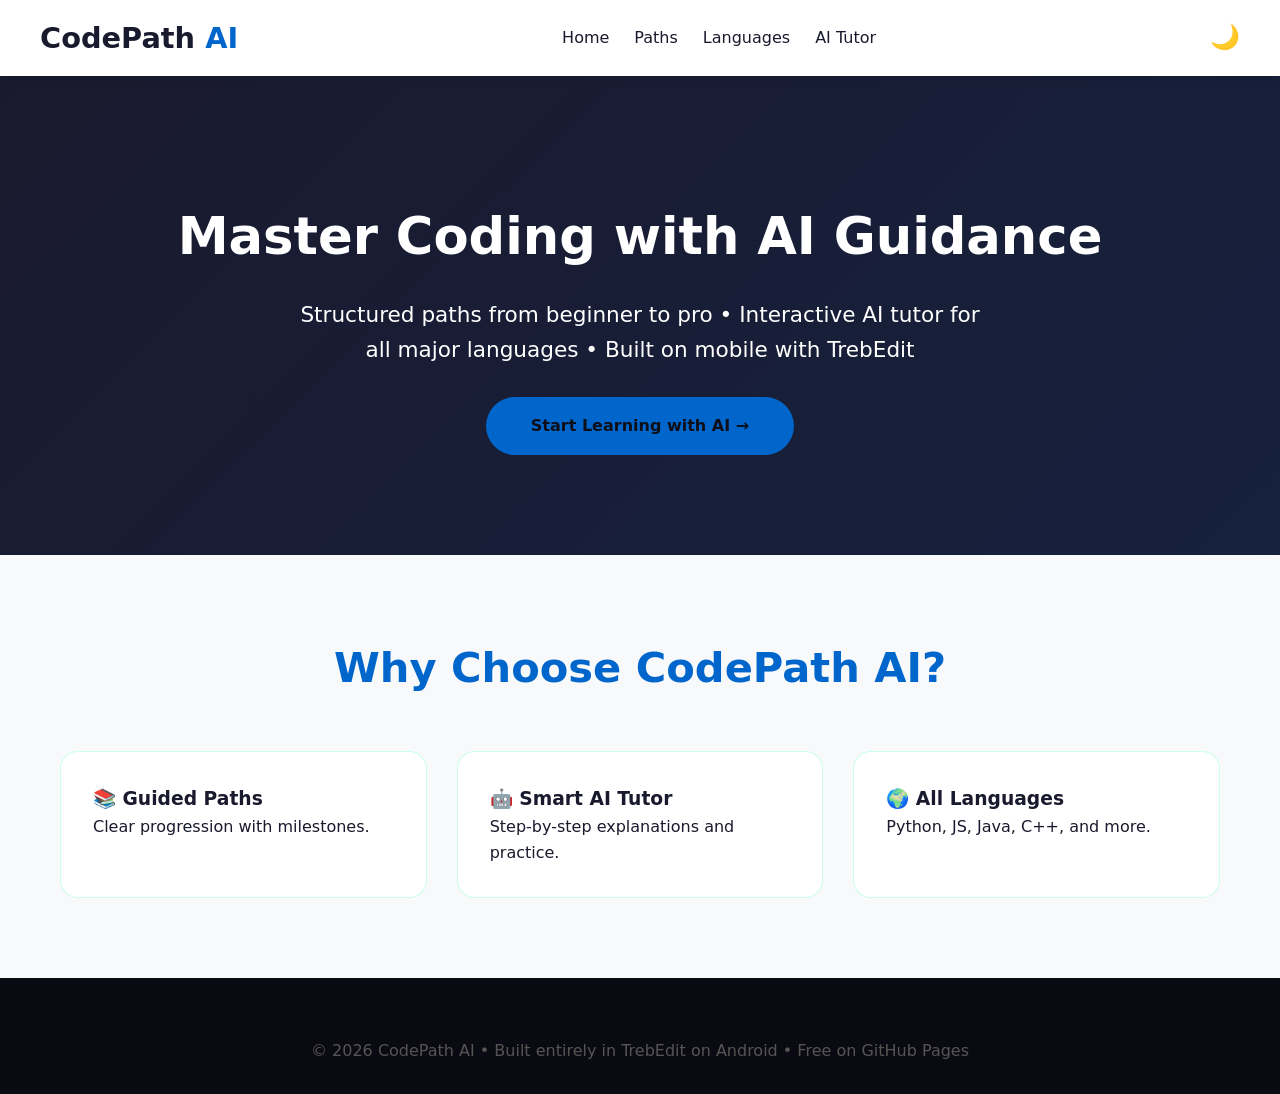
<file: index.html>
<!DOCTYPE html>
<html lang="en">
<head><link rel="manifest" href="manifest.json">
<meta name="theme-color" content="#00ff9d">
    <meta charset="UTF-8">
    <meta name="viewport" content="width=device-width, initial-scale=1.0">
    <title>CodePath AI - Learn Coding from Beginner to Pro</title>
    <link rel="stylesheet" href="style.css">
</head>
<body>
    <nav>
        <div class="nav-content">
            <div class="logo">CodePath <span class="ai">AI</span></div>
            <ul class="nav-links">
                <li><a href="index.html">Home</a></li>
                <li><a href="paths.html">Paths</a></li>
                <li><a href="languages.html">Languages</a></li>
                <li><a href="ai-tutor.html">AI Tutor</a></li>
            </ul>
            <div>
                <button id="theme-toggle" class="theme-toggle">🌙</button>
                <span class="hamburger">☰</span>
            </div>
        </div>
    </nav>

    <div class="hero">
        <h1>Master Coding with AI Guidance</h1>
        <p>Structured paths from beginner to pro • Interactive AI tutor for all major languages • Built on mobile with TrebEdit</p>
        <a href="ai-tutor.html" class="cta-btn">Start Learning with AI →</a>
    </div>

    <div class="section">
        <h2>Why Choose CodePath AI?</h2>
        <div class="features-grid">
            <div class="card"><h3>📚 Guided Paths</h3><p>Clear progression with milestones.</p></div>
            <div class="card"><h3>🤖 Smart AI Tutor</h3><p>Step-by-step explanations and practice.</p></div>
            <div class="card"><h3>🌍 All Languages</h3><p>Python, JS, Java, C++, and more.</p></div>
        </div>
    </div>

    <footer>
        <p>&copy; 2026 CodePath AI • Built entirely in TrebEdit on Android • Free on GitHub Pages</p>
    </footer>

    <script src="script.js"></script>
</body>
</html>
</file>
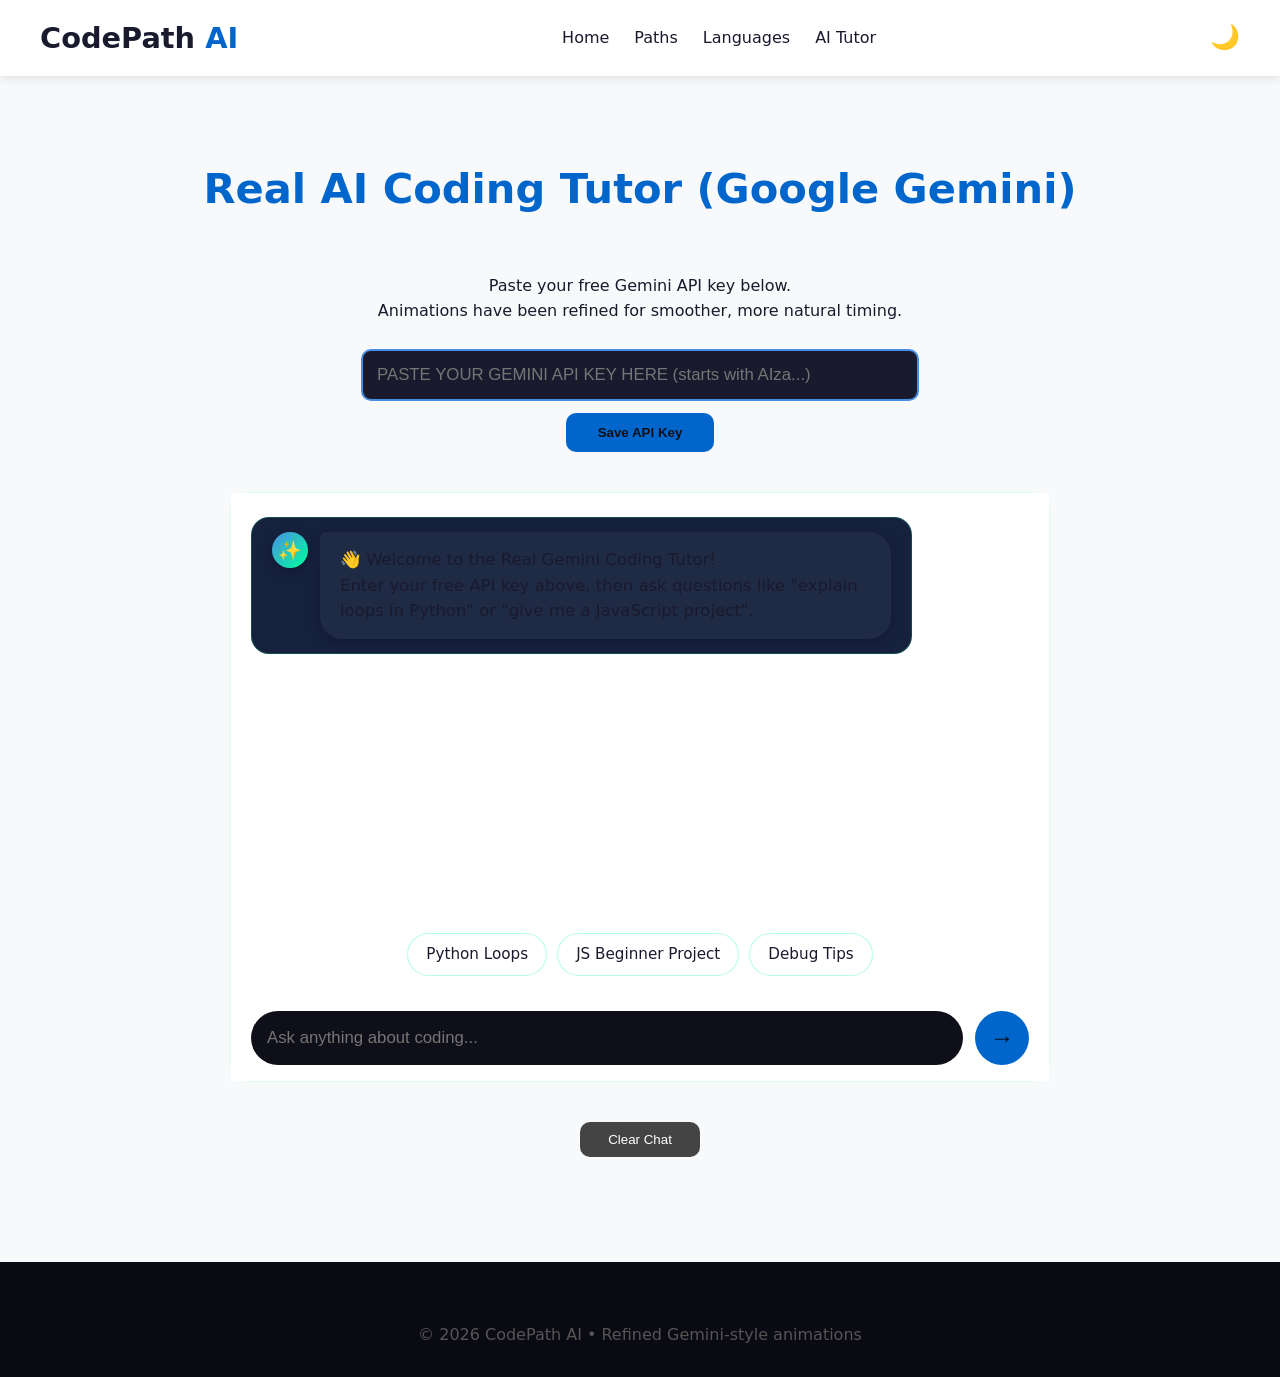
<file: ai-tutor.html>
<!DOCTYPE html>
<html lang="en">
<head><link rel="manifest" href="manifest.json">
<meta name="theme-color" content="#00ff9d">
    <meta charset="UTF-8">
    <meta name="viewport" content="width=device-width, initial-scale=1.0">
    <title>AI Coding Tutor - CodePath AI</title>
    <link rel="stylesheet" href="style.css">
    <style>
        /* Refined Gemini-style Animations with Better Timing */
        .chat-messages {
            padding: 24px 20px;
            background: var(--surface);
        }
        .message {
            display: flex;
            gap: 12px;
            margin-bottom: 24px;
            max-width: 85%;
            opacity: 0;
            transform: translateY(25px) scale(0.96);
            animation: geminiMessageIn 0.5s cubic-bezier(0.25, 0.46, 0.45, 0.94) forwards;
        }
        .user {
            align-self: flex-end;
            flex-direction: row-reverse;
        }
        @keyframes geminiMessageIn {
            to {
                opacity: 1;
                transform: translateY(0) scale(1);
            }
        }
        .avatar {
            width: 36px;
            height: 36px;
            border-radius: 50%;
            display: flex;
            align-items: center;
            justify-content: center;
            font-size: 19px;
            flex-shrink: 0;
            box-shadow: 0 3px 10px rgba(0,0,0,0.25);
        }
        .ai-avatar {
            background: linear-gradient(135deg, #4a90e2, #00ff9d);
            color: white;
        }
        .user-avatar {
            background: #555;
            color: white;
        }
        .bubble {
            padding: 15px 20px;
            border-radius: 22px;
            line-height: 1.55;
            font-size: 1.03rem;
            box-shadow: 0 3px 12px rgba(0,0,0,0.2);
        }
        .ai-msg .bubble {
            background: #1f2a44;
            border-top-left-radius: 6px;
        }
        .user .bubble {
            background: var(--accent);
            color: #0f0f1a;
            border-top-right-radius: 6px;
        }

        /* Refined Typing Indicator Timing (more natural Gemini feel) */
        .typing {
            display: flex;
            align-items: center;
            gap: 6px;
            padding: 14px 20px;
            background: #1f2a44;
            border-radius: 22px;
            width: fit-content;
            border-top-left-radius: 6px;
        }
        .typing-dot {
            width: 8px;
            height: 8px;
            background: #bbb;
            border-radius: 50%;
            animation: geminiDot 1.45s infinite ease-in-out;
            box-shadow: 0 0 4px rgba(255,255,255,0.25);
        }
        .typing-dot:nth-child(2) { animation-delay: 0.2s; }
        .typing-dot:nth-child(3) { animation-delay: 0.4s; }
        @keyframes geminiDot {
            0%, 80%, 100% { transform: scale(0.75) translateY(0); }
            40% { transform: scale(1.4) translateY(-5px); }
        }

        /* Refined Input Focus */
        #user-input {
            transition: all 0.25s cubic-bezier(0.4, 0, 0.2, 1);
        }
        #user-input:focus {
            transform: scale(1.025);
            box-shadow: 0 0 0 4px rgba(74, 144, 226, 0.4);
        }

        /* Suggestion chips - snappier press */
        .suggestion-chip {
            transition: all 0.18s ease;
        }
        .suggestion-chip:active {
            transform: scale(0.93) translateY(1px);
        }
    </style>
</head>
<body>
    <nav>
        <div class="nav-content">
            <div class="logo">CodePath <span class="ai">AI</span></div>
            <ul class="nav-links">
                <li><a href="index.html">Home</a></li>
                <li><a href="paths.html">Paths</a></li>
                <li><a href="languages.html">Languages</a></li>
                <li><a href="ai-tutor.html">AI Tutor</a></li>
            </ul>
            <div>
                <button id="theme-toggle" class="theme-toggle">🌙</button>
                <span class="hamburger">☰</span>
            </div>
        </div>
    </nav>

    <div class="section">
        <h2>Real AI Coding Tutor (Google Gemini)</h2>
        
        <p style="text-align:center;max-width:720px;margin:0 auto 25px;">
            Paste your free Gemini API key below.<br>
            Animations have been refined for smoother, more natural timing.
        </p>

        <div style="max-width:620px;margin:0 auto 35px;text-align:center;">
            <input type="password" id="api-key" 
                   placeholder="PASTE YOUR GEMINI API KEY HERE (starts with AIza...)" 
                   style="width:90%; padding:14px; border-radius:10px; border:2px solid #4a90e2; 
                          background:#1a1a2e; color:#4a90e2; font-size:1.05rem; font-weight:500;">
            <br>
            <button onclick="saveApiKey()" 
                    style="margin-top:12px;padding:12px 32px;background:var(--accent);color:#0f0f1a;border:none;border-radius:10px;cursor:pointer;font-weight:bold;">
                Save API Key
            </button>
        </div>

        <div class="chat-container" style="height:590px;">
            <div id="chat-messages" class="chat-messages"></div>
            
            <div class="suggestions" style="margin:18px 0;text-align:center;">
                <div class="suggestion-chip" onclick="addSuggestion('Explain for loops in Python for absolute beginners with code examples')">Python Loops</div>
                <div class="suggestion-chip" onclick="addSuggestion('Give me a complete JavaScript beginner project idea with full code')">JS Beginner Project</div>
                <div class="suggestion-chip" onclick="addSuggestion('How do I debug JavaScript errors step by step?')">Debug Tips</div>
            </div>

            <div class="chat-input-area" style="background:var(--surface);padding:16px 20px;border-top:1px solid rgba(255,255,255,0.08);">
                <div style="display:flex;gap:12px;">
                    <input type="text" id="user-input" placeholder="Ask anything about coding..." 
                           style="flex:1;padding:16px;border:none;border-radius:30px;background:#0f0f1a;color:white;font-size:1.05rem;">
                    <button onclick="sendGeminiMessage()" 
                            style="background:var(--accent);color:#0f0f1a;border:none;width:54px;height:54px;border-radius:50%;cursor:pointer;display:flex;align-items:center;justify-content:center;font-size:1.5rem;">
                        →
                    </button>
                </div>
            </div>
        </div>

        <button onclick="clearChat()" 
                style="display:block;margin:25px auto;padding:10px 28px;background:#444;color:white;border:none;border-radius:10px;cursor:pointer;">
            Clear Chat
        </button>
    </div>

    <footer>
        <p>&copy; 2026 CodePath AI • Refined Gemini-style animations</p>
    </footer>

    <script src="script.js"></script>
</body>
</html>
</file>
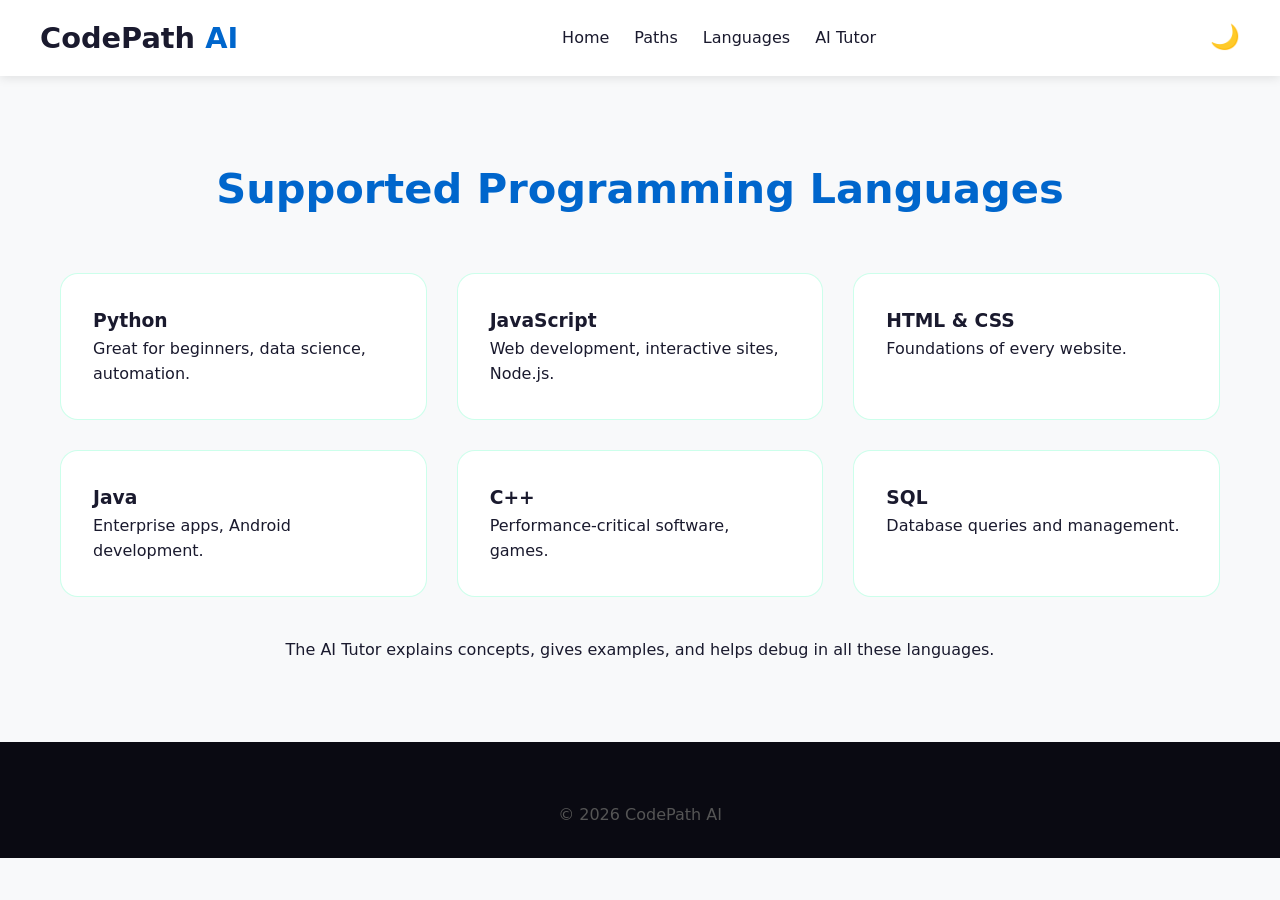
<file: languages.html>
<!DOCTYPE html>
<html lang="en">
<head><link rel="manifest" href="manifest.json">
<meta name="theme-color" content="#00ff9d">
    <meta charset="UTF-8">
    <meta name="viewport" content="width=device-width, initial-scale=1.0">
    <title>Languages - CodePath AI</title>
    <link rel="stylesheet" href="style.css">
</head>
<body>
    <nav>
        <div class="nav-content">
            <div class="logo">CodePath <span class="ai">AI</span></div>
            <ul class="nav-links">
                <li><a href="index.html">Home</a></li>
                <li><a href="paths.html">Paths</a></li>
                <li><a href="languages.html">Languages</a></li>
                <li><a href="ai-tutor.html">AI Tutor</a></li>
            </ul>
            <div>
                <button id="theme-toggle" class="theme-toggle">🌙</button>
                <span class="hamburger">☰</span>
            </div>
        </div>
    </nav>

    <div class="section">
        <h2>Supported Programming Languages</h2>
        <div class="lang-grid">
            <div class="lang-card"><h3>Python</h3><p>Great for beginners, data science, automation.</p></div>
            <div class="lang-card"><h3>JavaScript</h3><p>Web development, interactive sites, Node.js.</p></div>
            <div class="lang-card"><h3>HTML & CSS</h3><p>Foundations of every website.</p></div>
            <div class="lang-card"><h3>Java</h3><p>Enterprise apps, Android development.</p></div>
            <div class="lang-card"><h3>C++</h3><p>Performance-critical software, games.</p></div>
            <div class="lang-card"><h3>SQL</h3><p>Database queries and management.</p></div>
        </div>
        <p style="text-align:center;margin-top:40px;">The AI Tutor explains concepts, gives examples, and helps debug in all these languages.</p>
    </div>

    <footer>
        <p>&copy; 2026 CodePath AI</p>
    </footer>

    <script src="script.js"></script>
</body>
</html>
</file>
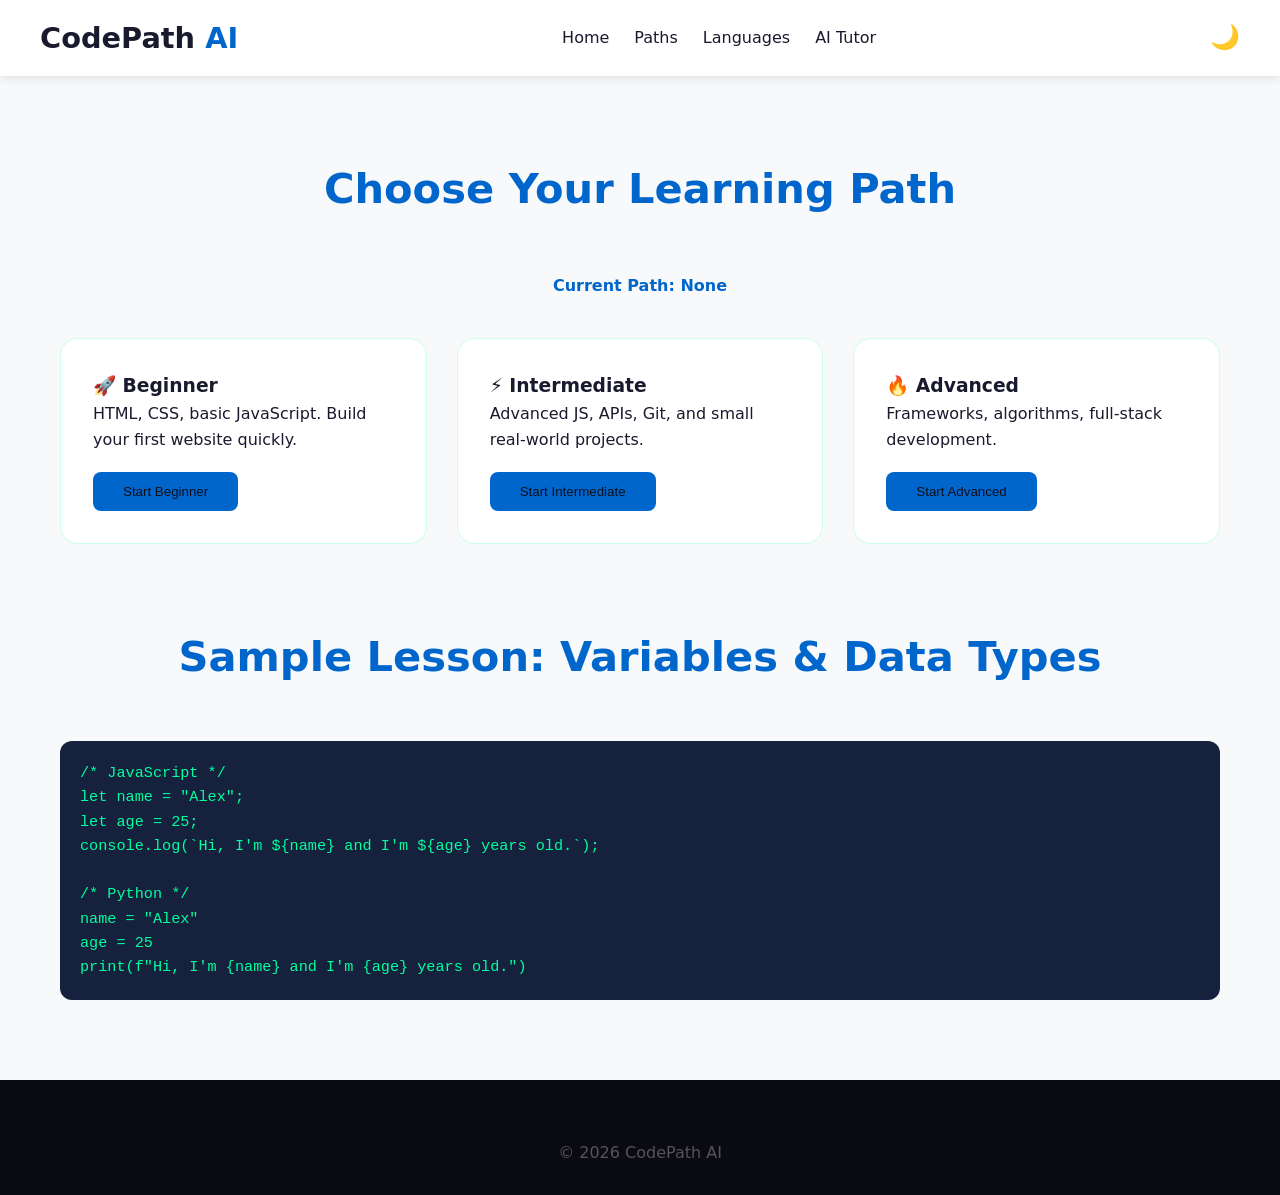
<file: paths.html>
<!DOCTYPE html>
<html lang="en">
<head><link rel="manifest" href="manifest.json">
<meta name="theme-color" content="#00ff9d">
    <meta charset="UTF-8">
    <meta name="viewport" content="width=device-width, initial-scale=1.0">
    <title>Learning Paths - CodePath AI</title>
    <link rel="stylesheet" href="style.css">
</head>
<body>
    <nav>
        <div class="nav-content">
            <div class="logo">CodePath <span class="ai">AI</span></div>
            <ul class="nav-links">
                <li><a href="index.html">Home</a></li>
                <li><a href="paths.html">Paths</a></li>
                <li><a href="languages.html">Languages</a></li>
                <li><a href="ai-tutor.html">AI Tutor</a></li>
            </ul>
            <div>
                <button id="theme-toggle" class="theme-toggle">🌙</button>
                <span class="hamburger">☰</span>
            </div>
        </div>
    </nav>

    <div class="section">
        <h2>Choose Your Learning Path</h2>
        <p id="progress-status" style="text-align:center;margin-bottom:40px;font-weight:600;color:var(--accent);">Current Path: None</p>

        <div class="cards">
            <div class="card">
                <h3>🚀 Beginner</h3>
                <p>HTML, CSS, basic JavaScript. Build your first website quickly.</p>
                <button onclick="startPath('beginner')" style="margin-top:20px;padding:12px 30px;background:var(--accent);color:#0f0f1a;border:none;border-radius:8px;cursor:pointer;">Start Beginner</button>
            </div>
            <div class="card">
                <h3>⚡ Intermediate</h3>
                <p>Advanced JS, APIs, Git, and small real-world projects.</p>
                <button onclick="startPath('intermediate')" style="margin-top:20px;padding:12px 30px;background:var(--accent);color:#0f0f1a;border:none;border-radius:8px;cursor:pointer;">Start Intermediate</button>
            </div>
            <div class="card">
                <h3>🔥 Advanced</h3>
                <p>Frameworks, algorithms, full-stack development.</p>
                <button onclick="startPath('advanced')" style="margin-top:20px;padding:12px 30px;background:var(--accent);color:#0f0f1a;border:none;border-radius:8px;cursor:pointer;">Start Advanced</button>
            </div>
        </div>

        <h2 style="margin-top:80px;">Sample Lesson: Variables & Data Types</h2>
        <pre><code>/* JavaScript */
let name = "Alex";
let age = 25;
console.log(`Hi, I'm ${name} and I'm ${age} years old.`);

/* Python */
name = "Alex"
age = 25
print(f"Hi, I'm {name} and I'm {age} years old.")</code></pre>
    </div>

    <footer>
        <p>&copy; 2026 CodePath AI</p>
    </footer>

    <script src="script.js"></script>
</body>
</html>
</file>
<file: style.css>
:root {
    --bg: #0f0f1a;
    --surface: #1a1a2e;
    --accent: #00ff9d;
    --text: #e0e0e0;
    --text-light: #aaaaaa;
}

[data-theme="light"] {
    --bg: #f8f9fa;
    --surface: #ffffff;
    --accent: #0066cc;
    --text: #1a1a2e;
    --text-light: #555555;
}

* { margin:0; padding:0; box-sizing:border-box; }
body {
    font-family: system-ui, -apple-system, sans-serif;
    background: var(--bg);
    color: var(--text);
    line-height: 1.6;
    transition: background 0.3s, color 0.3s;
}

nav {
    background: var(--surface);
    padding: 15px 20px;
    position: sticky;
    top: 0;
    z-index: 100;
    box-shadow: 0 2px 10px rgba(0,0,0,0.1);
}

.nav-content {
    max-width: 1200px;
    margin: 0 auto;
    display: flex;
    justify-content: space-between;
    align-items: center;
}

.logo { font-size: 1.8rem; font-weight: 700; }
.logo .ai { color: var(--accent); }

.nav-links {
    display: flex;
    gap: 25px;
    list-style: none;
}
.nav-links a {
    color: var(--text);
    text-decoration: none;
    font-weight: 500;
}
.nav-links a:hover { color: var(--accent); }

.hamburger { display: none; font-size: 1.8rem; cursor: pointer; }
.theme-toggle { background: none; border: none; font-size: 1.5rem; cursor: pointer; margin-left: 10px; }

.hero {
    background: linear-gradient(135deg, #1a1a2e, #16213e);
    color: white;
    padding: 120px 20px 100px;
    text-align: center;
}
.hero h1 { font-size: 3.2rem; margin-bottom: 20px; }
.hero p { font-size: 1.35rem; max-width: 700px; margin: 0 auto 30px; }

.cta-btn {
    background: var(--accent);
    color: #0f0f1a;
    padding: 16px 45px;
    border-radius: 50px;
    text-decoration: none;
    font-weight: 700;
    display: inline-block;
}

.section { padding: 80px 20px; max-width: 1200px; margin: 0 auto; }
h2 { text-align: center; font-size: 2.6rem; margin-bottom: 50px; color: var(--accent); }

.cards, .features-grid, .lang-grid {
    display: grid;
    grid-template-columns: repeat(auto-fit, minmax(300px, 1fr));
    gap: 30px;
}

.card, .lang-card {
    background: var(--surface);
    padding: 32px;
    border-radius: 18px;
    border: 1px solid rgba(0,255,157,0.2);
    transition: all 0.4s;
}
.card:hover, .lang-card:hover {
    transform: translateY(-12px);
    box-shadow: 0 15px 30px rgba(0,0,0,0.2);
}

pre {
    background: #16213e;
    color: #00ff9d;
    padding: 20px;
    border-radius: 12px;
    overflow: auto;
    font-size: 0.95rem;
    white-space: pre-wrap;
}

.chat-container {
    max-width: 820px;
    margin: 40px auto;
    background: var(--surface);
    border-radius: 20px;
    height: 560px;
    display: flex;
    flex-direction: column;
    border: 1px solid rgba(0,255,157,0.15);
}
.chat-messages {
    flex: 1;
    padding: 25px;
    overflow-y: auto;
    display: flex;
    flex-direction: column;
    gap: 18px;
}
.message {
    max-width: 85%;
    padding: 14px 20px;
    border-radius: 18px;
}
.user { align-self: flex-end; background: var(--accent); color: #0f0f1a; }
.ai-msg { align-self: flex-start; background: #16213e; border: 1px solid rgba(0,255,157,0.2); }

.suggestions {
    display: flex;
    flex-wrap: wrap;
    gap: 10px;
    justify-content: center;
    margin: 20px 0;
}
.suggestion-chip {
    background: var(--surface);
    padding: 8px 18px;
    border-radius: 30px;
    cursor: pointer;
    border: 1px solid rgba(0,255,157,0.3);
    font-size: 0.95rem;
}
.suggestion-chip:hover { background: var(--accent); color: #0f0f1a; }

footer {
    background: #0a0a12;
    padding: 60px 20px 30px;
    text-align: center;
    color: var(--text-light);
}

/* Mobile menu */
@media (max-width: 768px) {
    .hamburger { display: block; }
    .nav-links {
        position: absolute;
        top: 100%;
        left: 0; right: 0;
        background: var(--surface);
        flex-direction: column;
        padding: 20px;
        display: none;
        box-shadow: 0 5px 15px rgba(0,0,0,0.3);
    }
    .nav-links.active { display: flex; }
    .hero h1 { font-size: 2.4rem; }
}
</file>
